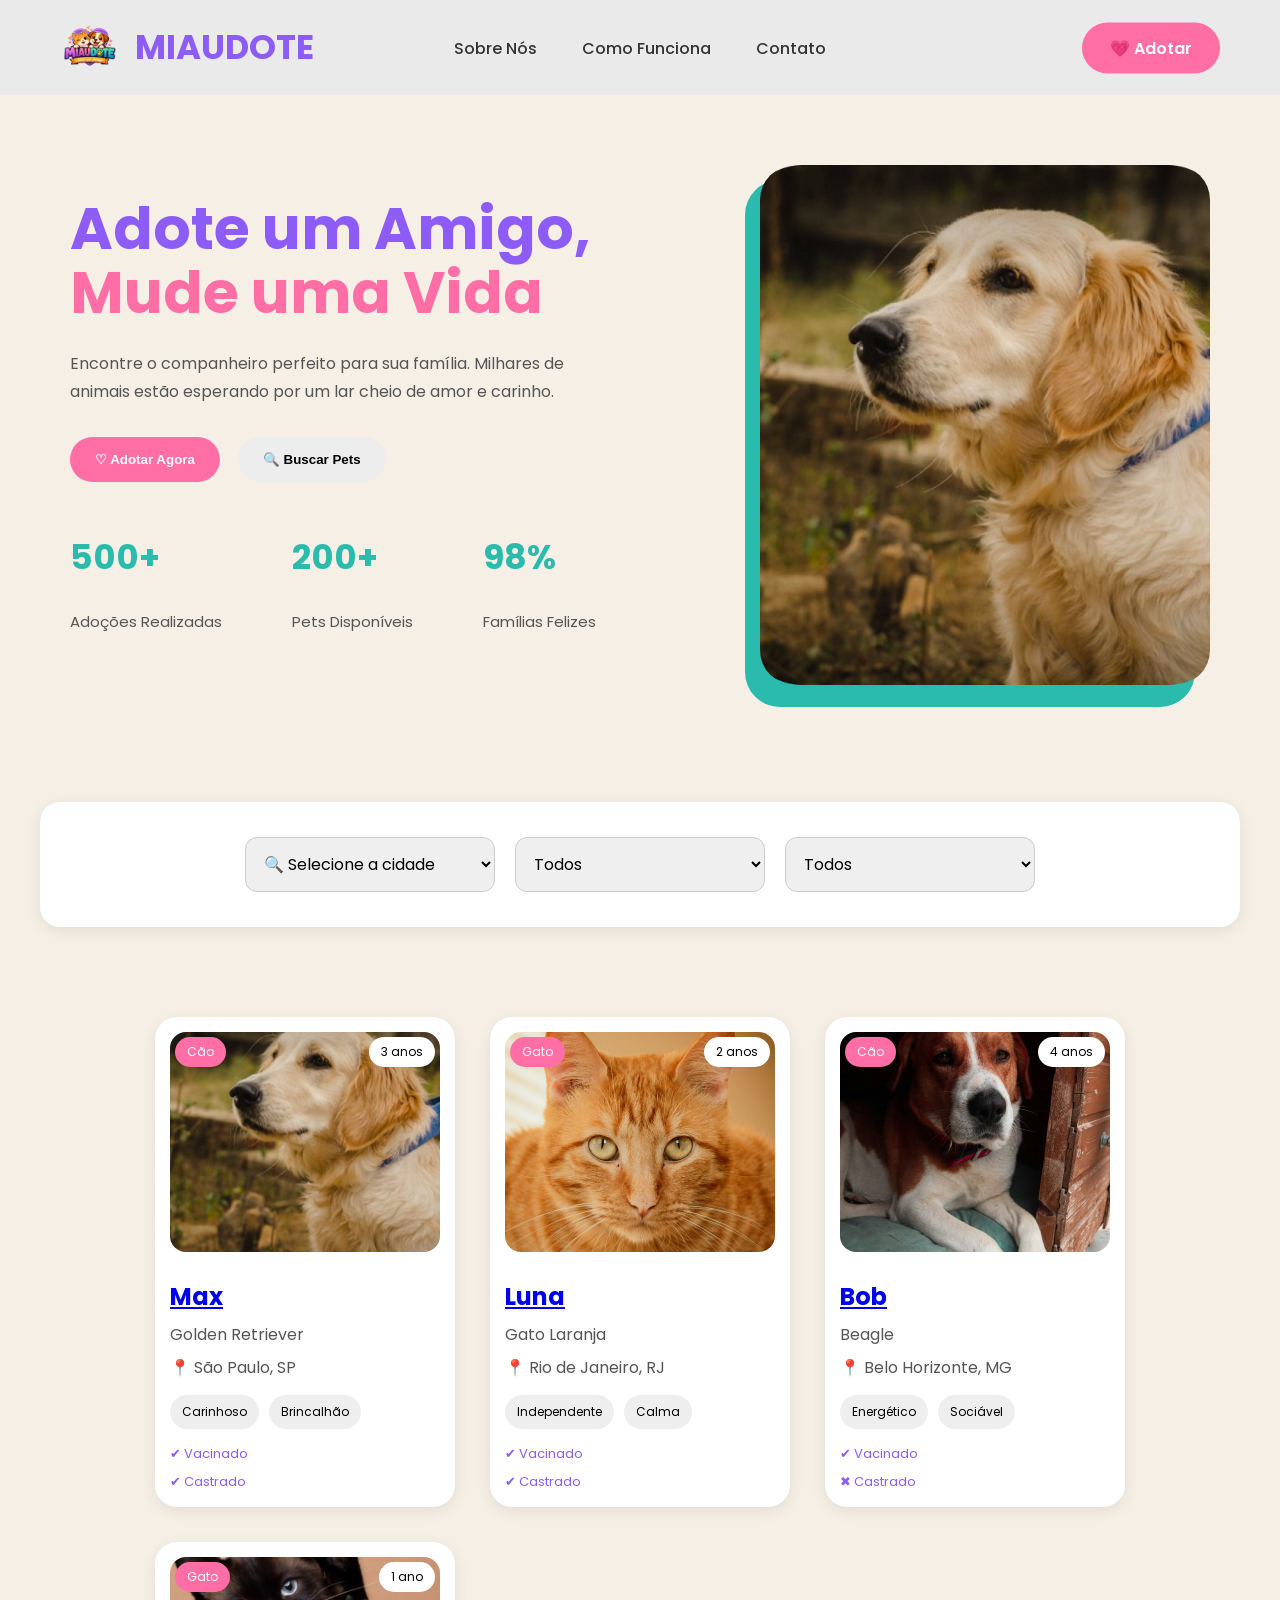
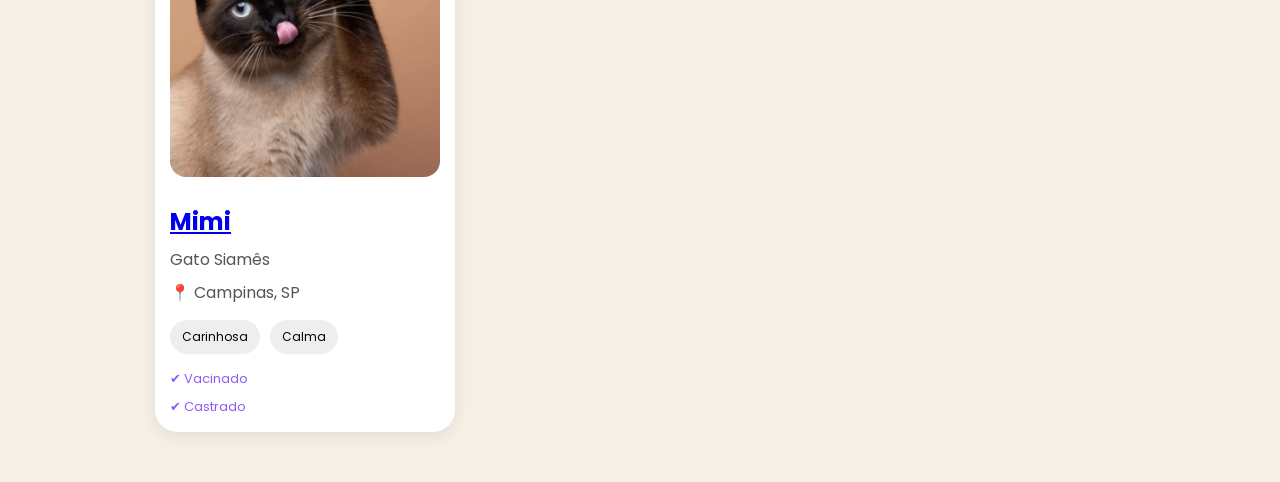
<file: index.html>
<!DOCTYPE html>
<html lang="pt-br">

<head>
    <meta charset="UTF-8">
    <title>Miaudote</title>

    <link rel="stylesheet" href="style.css">

    <link href="https://fonts.googleapis.com/css2?family=Poppins:wght@300;500;700&display=swap"
        rel="stylesheet">
</head>

<body>

    <!-- HEADER -->
    <header class="header">

        <a href="index.html" class="logo">
            <img src="imagens/logo.png" alt="Logo">
            <span>MIAUDOTE</span>
        </a>

        <nav>
            <a href="sobre.html">Sobre Nós</a>
            <a href="como-funciona.html">Como Funciona</a>
            <a href="contato.html">Contato</a>
        </nav>

        <a href="formulario-adocao.html" class="btn-topo">
            💗 Adotar
        </a>

    </header>

    <!-- HERO -->
    <section class="hero">

        <div class="texto">

            <h1>
                Adote um Amigo,<br>
                <span>Mude uma Vida</span>
            </h1>

            <p>
                Encontre o companheiro perfeito para sua família.
                Milhares de animais estão esperando por um lar cheio
                de amor e carinho.
            </p>

            <div class="botoes">

                <a href="formulario-adocao.html">
                    <button class="btn-rosa">
                        ♡ Adotar Agora
                    </button>
                </a>

                <a href="#pets">
                    <button class="btn-busca">
                        🔍 Buscar Pets
                    </button>
                </a>

            </div>

            <div class="infos">

                <div>
                    <h3>500+</h3>
                    <p>Adoções Realizadas</p>
                </div>

                <div>
                    <h3>200+</h3>
                    <p>Pets Disponíveis</p>
                </div>

                <div>
                    <h3>98%</h3>
                    <p>Famílias Felizes</p>
                </div>

            </div>

        </div>

        <div class="imagem">
            <img src="imagens/cachorro.jpg" alt="Golden Retriever">
        </div>

    </section>

    <!-- FILTROS -->
    <section class="filtros">

        <select>
            <option value="">🔍 Selecione a cidade</option>
            <option>São Paulo - SP</option>
            <option>Campinas - SP</option>
            <option>Rio de Janeiro - RJ</option>
            <option>Belo Horizonte - MG</option>
        </select>

        <select>
            <option>Todos</option>
            <option>Cão</option>
            <option>Gato</option>
        </select>

        <select>
            <option>Todos</option>
            <option>Pequeno</option>
            <option>Médio</option>
            <option>Grande</option>
        </select>

    </section>

    <!-- PETS -->
    <section id="pets" class="pets-lista">

        <!-- MAX -->
        <div class="pet-card">

            <img src="imagens/cachorro.jpg" alt="Max">

            <span class="tag">Cão</span>

            <div class="idade">3 anos</div>

            <h3>
                <a href="detalhesmax.html">Max</a>
            </h3>

            <p>Golden Retriever</p>
            <p>📍 São Paulo, SP</p>

            <div class="tags">
                <span>Carinhoso</span>
                <span>Brincalhão</span>
            </div>

            <div class="status">
                <span>✔ Vacinado</span>
                <span>✔ Castrado</span>
            </div>

        </div>

        <!-- LUNA -->
        <div class="pet-card">

            <img src="imagens/luna.jpg" alt="Luna">

            <span class="tag">Gato</span>

            <div class="idade">2 anos</div>

            <h3>
                <a href="detalhe-luna.html">Luna</a>
            </h3>

            <p>Gato Laranja</p>
            <p>📍 Rio de Janeiro, RJ</p>

            <div class="tags">
                <span>Independente</span>
                <span>Calma</span>
            </div>

            <div class="status">
                <span>✔ Vacinado</span>
                <span>✔ Castrado</span>
            </div>

        </div>

        <!-- BOB -->
        <div class="pet-card">

            <img src="imagens/bob.jpg" alt="Bob">

            <span class="tag">Cão</span>

            <div class="idade">4 anos</div>

            <h3>
                <a href="detalhesbob.html">Bob</a>
            </h3>

            <p>Beagle</p>
            <p>📍 Belo Horizonte, MG</p>

            <div class="tags">
                <span>Energético</span>
                <span>Sociável</span>
            </div>

            <div class="status">
                <span>✔ Vacinado</span>
                <span>✖ Castrado</span>
            </div>

        </div>

        <!-- MIMI -->
        <div class="pet-card">

            <img src="imagens/mimi.jpg" alt="Mimi">

            <span class="tag">Gato</span>

            <div class="idade">1 ano</div>

            <h3>
                <a href="detalhesmimi.html">Mimi</a>
            </h3>

            <p>Gato Siamês</p>
            <p>📍 Campinas, SP</p>

            <div class="tags">
                <span>Carinhosa</span>
                <span>Calma</span>
            </div>

            <div class="status">
                <span>✔ Vacinado</span>
                <span>✔ Castrado</span>
            </div>

        </div>

    </section>

</body>

</html>
</file>
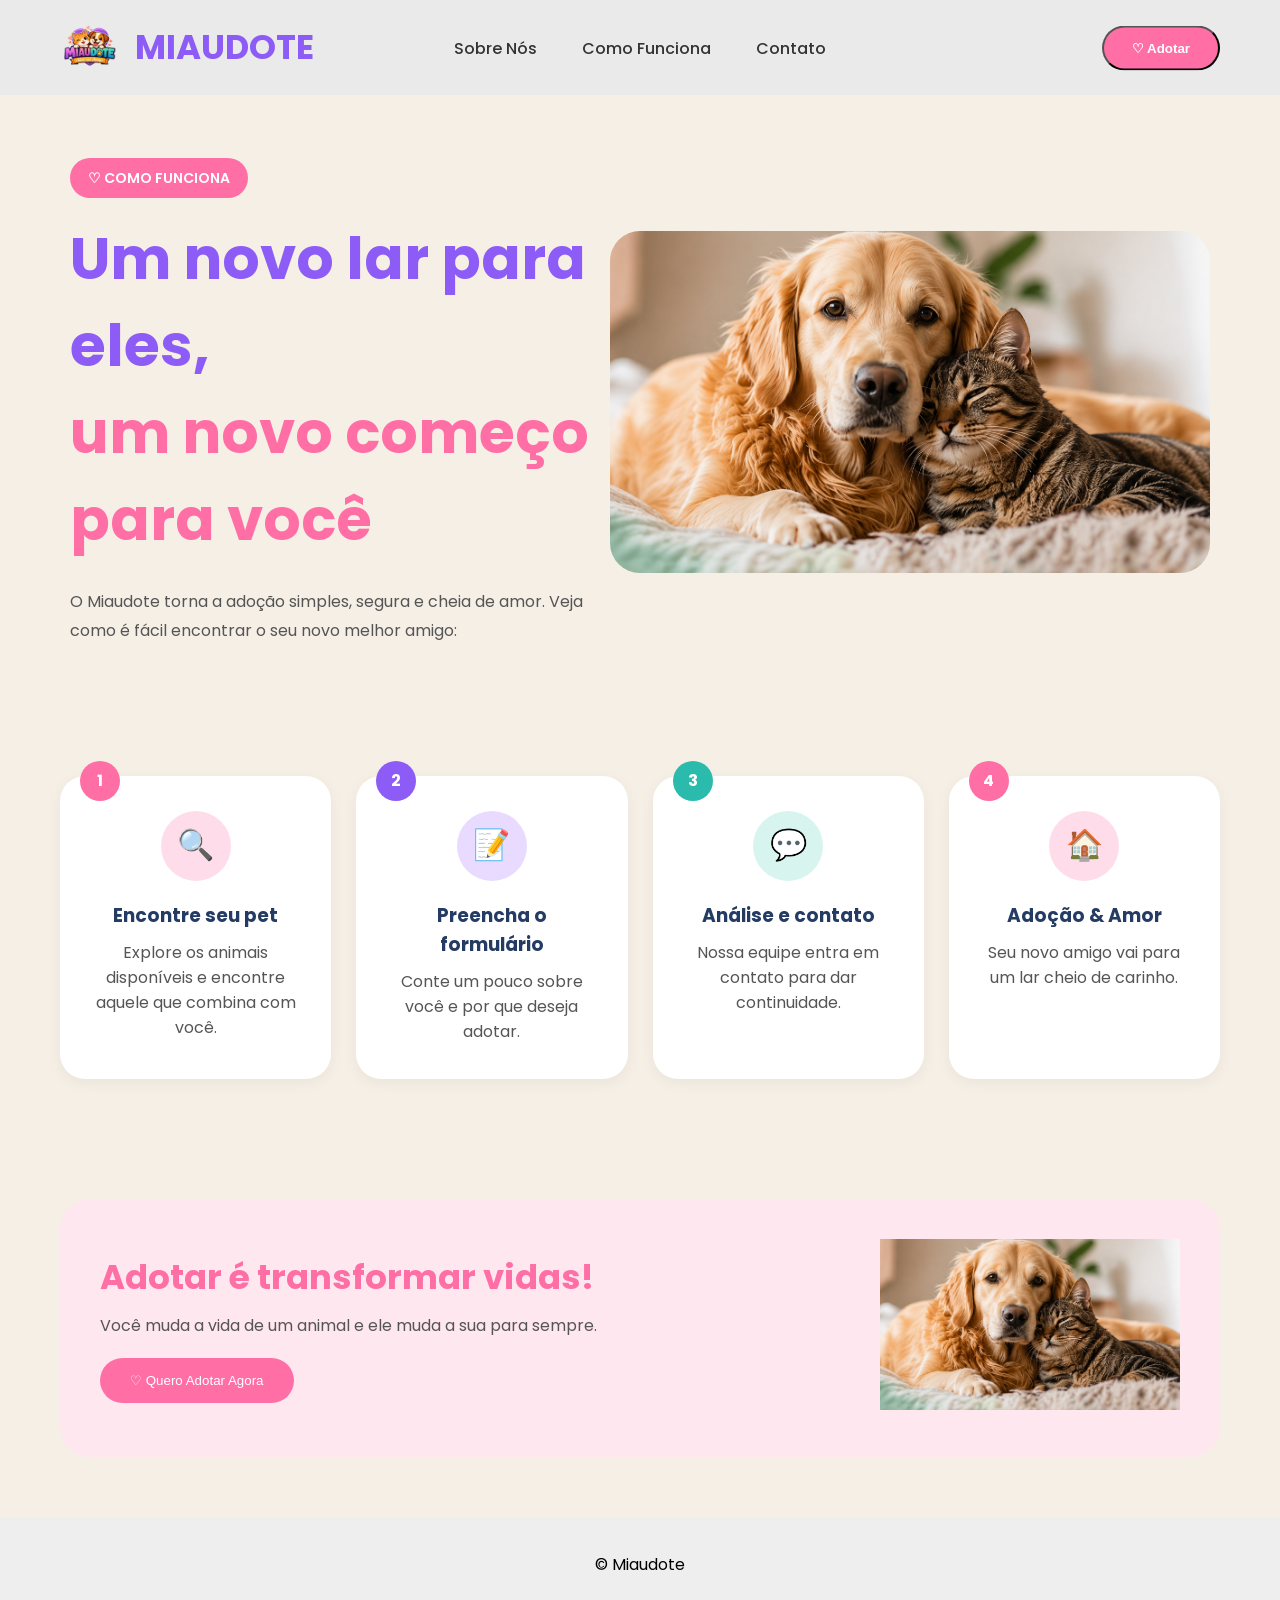
<file: como-funciona.html>
<!DOCTYPE html>
<html lang="pt-br">
<head>
<meta charset="UTF-8">
<meta name="viewport" content="width=device-width, initial-scale=1.0">

<title>Como Funciona | Miaudote</title>

<link rel="stylesheet" href="style.css">

<link href="https://fonts.googleapis.com/css2?family=Poppins:wght@300;500;700&display=swap" rel="stylesheet">
</head>

<body>

<header class="header">

<a href="index.html" class="logo">
<img src="imagens/logo.png">
<span>MIAUDOTE</span>
</a>

<nav>
<a href="sobre.html">Sobre Nós</a>
<a href="como-funciona.html">Como Funciona</a>
<a href="contato.html">Contato</a>
</nav>

<a href="formulario-adocao.html">
<button class="btn-topo">♡ Adotar</button>
</a>

</header>



<section class="como-hero">

<div class="como-texto">

<span class="badge">♡ COMO FUNCIONA</span>

<h1>
Um novo lar para eles,<br>
<span>um novo começo para você</span>
</h1>

<p>
O Miaudote torna a adoção simples, segura e cheia de amor.
Veja como é fácil encontrar o seu novo melhor amigo:
</p>

</div>


<div class="como-img">
<img src="imagens/comofunciona.png">
</div>

</section>



<section class="passos">

<div class="passo">
<div class="numero rosa">1</div>
<div class="icone rosa">🔍</div>

<h3>Encontre seu pet</h3>
<p>
Explore os animais disponíveis e encontre aquele que combina com você.
</p>
</div>


<div class="passo">
<div class="numero roxo">2</div>
<div class="icone roxo">📝</div>

<h3>Preencha o formulário</h3>
<p>
Conte um pouco sobre você e por que deseja adotar.
</p>
</div>


<div class="passo">
<div class="numero verde">3</div>
<div class="icone verde">💬</div>

<h3>Análise e contato</h3>
<p>
Nossa equipe entra em contato para dar continuidade.
</p>
</div>


<div class="passo">
<div class="numero rosa">4</div>
<div class="icone rosa">🏠</div>

<h3>Adoção & Amor</h3>
<p>
Seu novo amigo vai para um lar cheio de carinho.
</p>
</div>

</section>



<section class="cta-final">

<div class="cta-texto">

<h2>Adotar é transformar vidas!</h2>

<p>
Você muda a vida de um animal e ele muda a sua para sempre.
</p>

<a href="formulario-adocao.html">
<button>♡ Quero Adotar Agora</button>
</a>

</div>

<div class="cta-img">
<img src="imagens/comofunciona.png">
</div>

</section>


<footer>
© Miaudote
</footer>

</body>
</html>
</file>
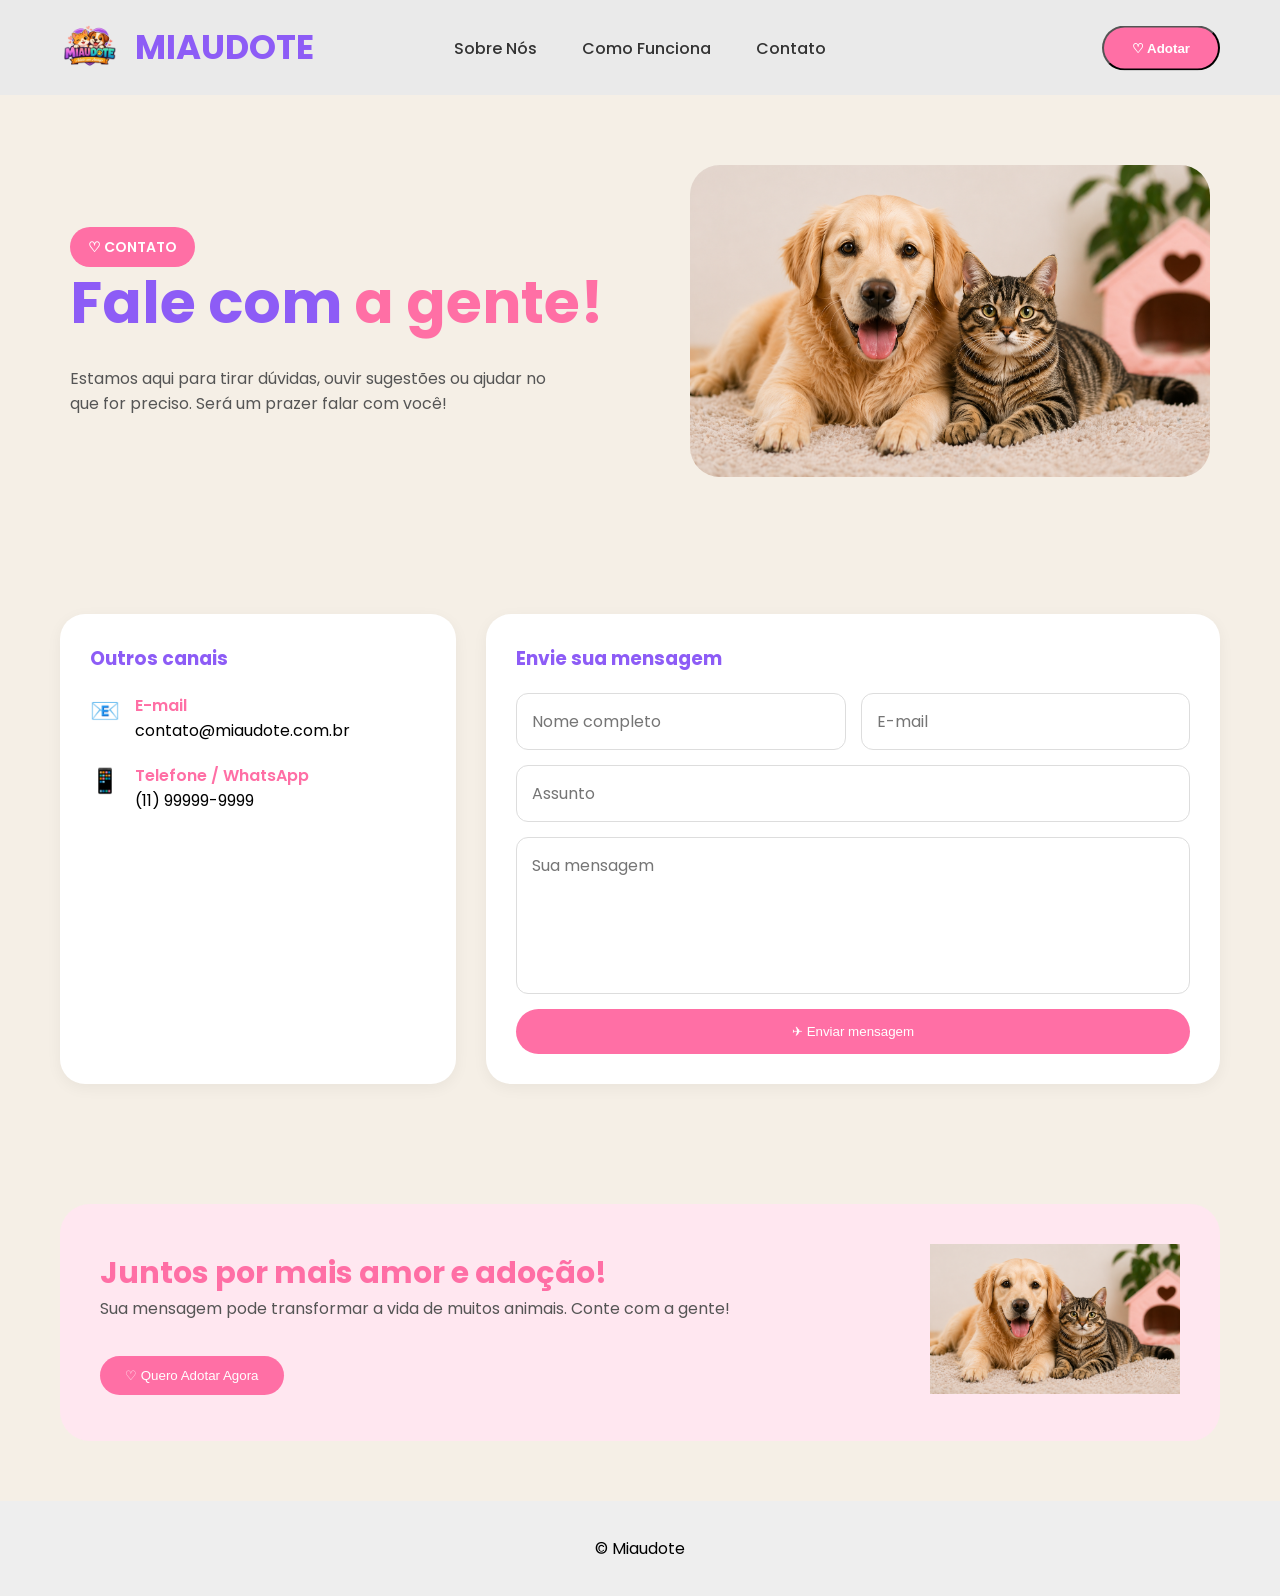
<file: contato.html>
<!DOCTYPE html>
<html lang="pt-br">
<head>
<meta charset="UTF-8">
<meta name="viewport" content="width=device-width, initial-scale=1.0">

<title>Contato | Miaudote</title>

<link rel="stylesheet" href="style.css">

<link href="https://fonts.googleapis.com/css2?family=Poppins:wght@300;500;700&display=swap" rel="stylesheet">
</head>

<body>

<header class="header">

<a href="index.html" class="logo">
<img src="imagens/logo.png">
<span>MIAUDOTE</span>
</a>

<nav>
<a href="sobre.html">Sobre Nós</a>
<a href="como-funciona.html">Como Funciona</a>
<a href="contato.html">Contato</a>
</nav>

<a href="formulario-adocao.html">
<button class="btn-topo">♡ Adotar</button>
</a>

</header>


<!-- HERO -->
<section class="contato-hero">

<div class="contato-texto">

<span class="badge">♡ CONTATO</span>

<h1>
Fale com <span>a gente!</span>
</h1>

<p>
Estamos aqui para tirar dúvidas, ouvir sugestões ou ajudar no que for preciso.
Será um prazer falar com você!
</p>

</div>

<div class="contato-img">
<img src="imagens/contato.png">
</div>

</section>



<!-- CONTEÚDO -->
<section class="contato-box">

<!-- LADO ESQUERDO -->
<div class="info-contato">

<h3>Outros canais</h3>

<div class="item">
<span>📧</span>
<div>
<p class="titulo">E-mail</p>
<p>contato@miaudote.com.br</p>
</div>
</div>

<div class="item">
<span>📱</span>
<div>
<p class="titulo">Telefone / WhatsApp</p>
<p>(11) 99999-9999</p>
</div>
</div>

<div class="item">
<div>
</div>
</div>

</div>



<!-- FORM -->
<div class="form-contato">

<h3>Envie sua mensagem</h3>

<form id="contatoForm">

<div class="linha">
<input type="text" placeholder="Nome completo" required>
<input type="email" placeholder="E-mail" required>
</div>

<input type="text" placeholder="Assunto">

<textarea placeholder="Sua mensagem" rows="5"></textarea>

<button type="submit">✈ Enviar mensagem</button>

</form>

</div>

</section>



<!-- CTA FINAL -->
<section class="cta-contato">

<div class="cta-texto">

<h3>Juntos por mais amor e adoção!</h3>

<p>
Sua mensagem pode transformar a vida de muitos animais.
Conte com a gente!
</p>

<a href="formulario-adocao.html">
<button>♡ Quero Adotar Agora</button>
</a>

</div>

<div class="cta-img">
<img src="imagens/contato.png">
</div>

</section>


<footer>
© Miaudote
</footer>


<script src="script.js"></script>

</body>
</html>
</file>
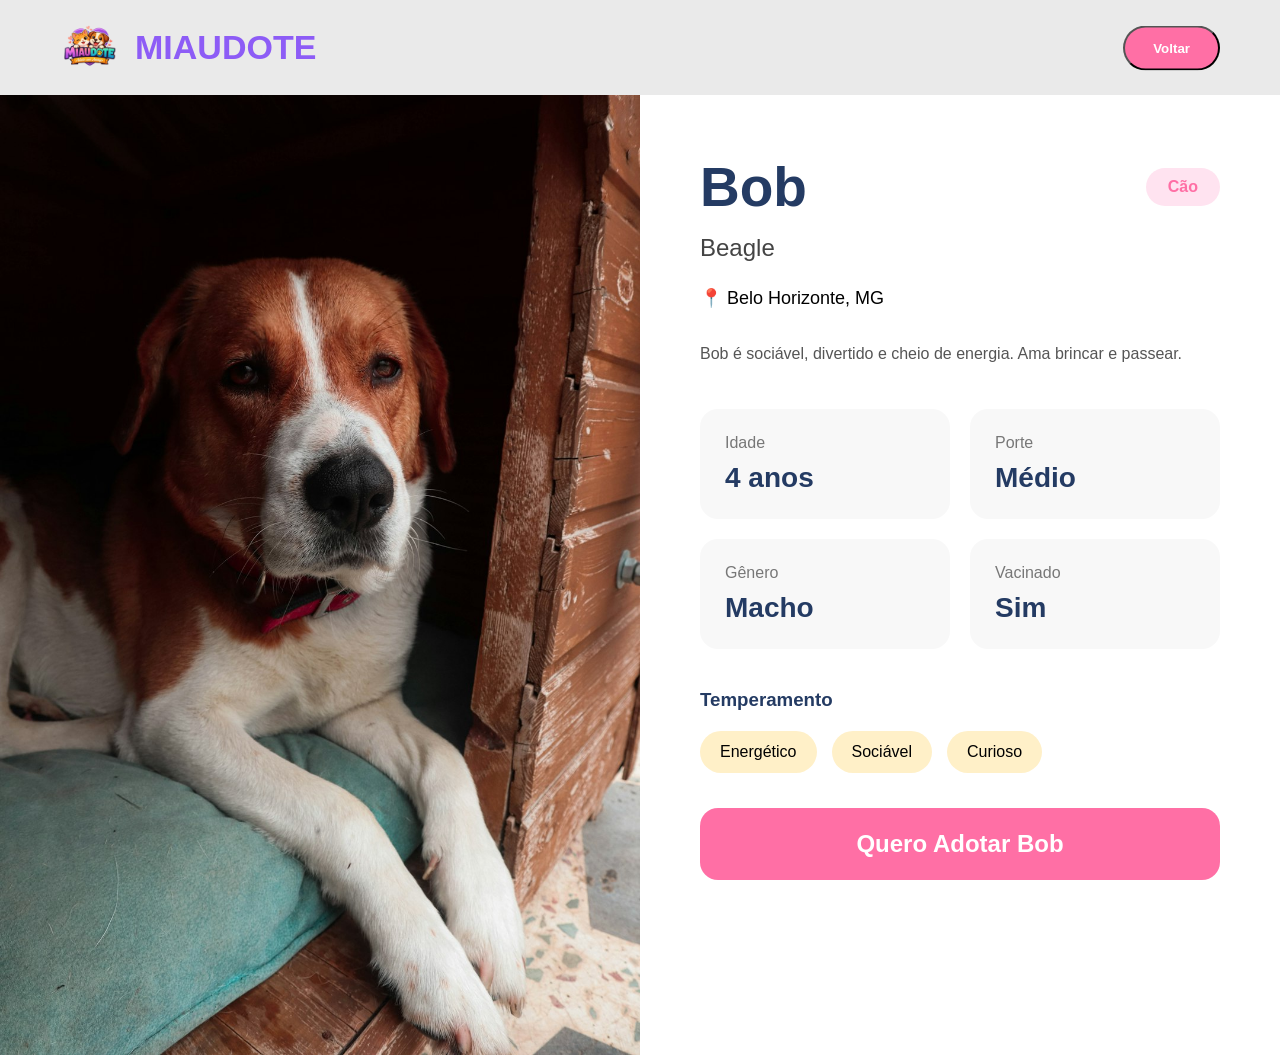
<file: detalhesbob.html>
<!DOCTYPE html>
<html lang="pt-br">
<head>
<meta charset="UTF-8">
<title>Bob | Miaudote</title>
<link rel="stylesheet" href="style.css">
</head>
<body class="pet-page">

<header class="header">
<div class="logo">
<img src="imagens/logo.png">
<span>MIAUDOTE</span>
</div>
<a href="index.html">
<button class="btn-topo">Voltar</button>
</a>
</header>

<section class="detalhe-pet">

<div class="pet-foto">
<img src="imagens/bob.jpg">
</div>

<div class="pet-info">

<div class="top-info">
<h1>Bob</h1>
<span class="tipo">Cão</span>
</div>

<h2>Beagle</h2>

<p class="cidade">
📍 Belo Horizonte, MG
</p>

<p class="descricao">
Bob é sociável, divertido e cheio de energia.
Ama brincar e passear.
</p>

<div class="atributos">
<div class="box"><p>Idade</p><h3>4 anos</h3></div>
<div class="box"><p>Porte</p><h3>Médio</h3></div>
<div class="box"><p>Gênero</p><h3>Macho</h3></div>
<div class="box"><p>Vacinado</p><h3>Sim</h3></div>
</div>

<h3 class="temperamento-titulo">
Temperamento
</h3>

<div class="temperamento">
<span>Energético</span>
<span>Sociável</span>
<span>Curioso</span>
</div>

<a href="formulario-adocao.html">
<button class="adotar-btn">
Quero Adotar Bob
</button>
</a>

</div>
</section>

</body>
</html>
</file>
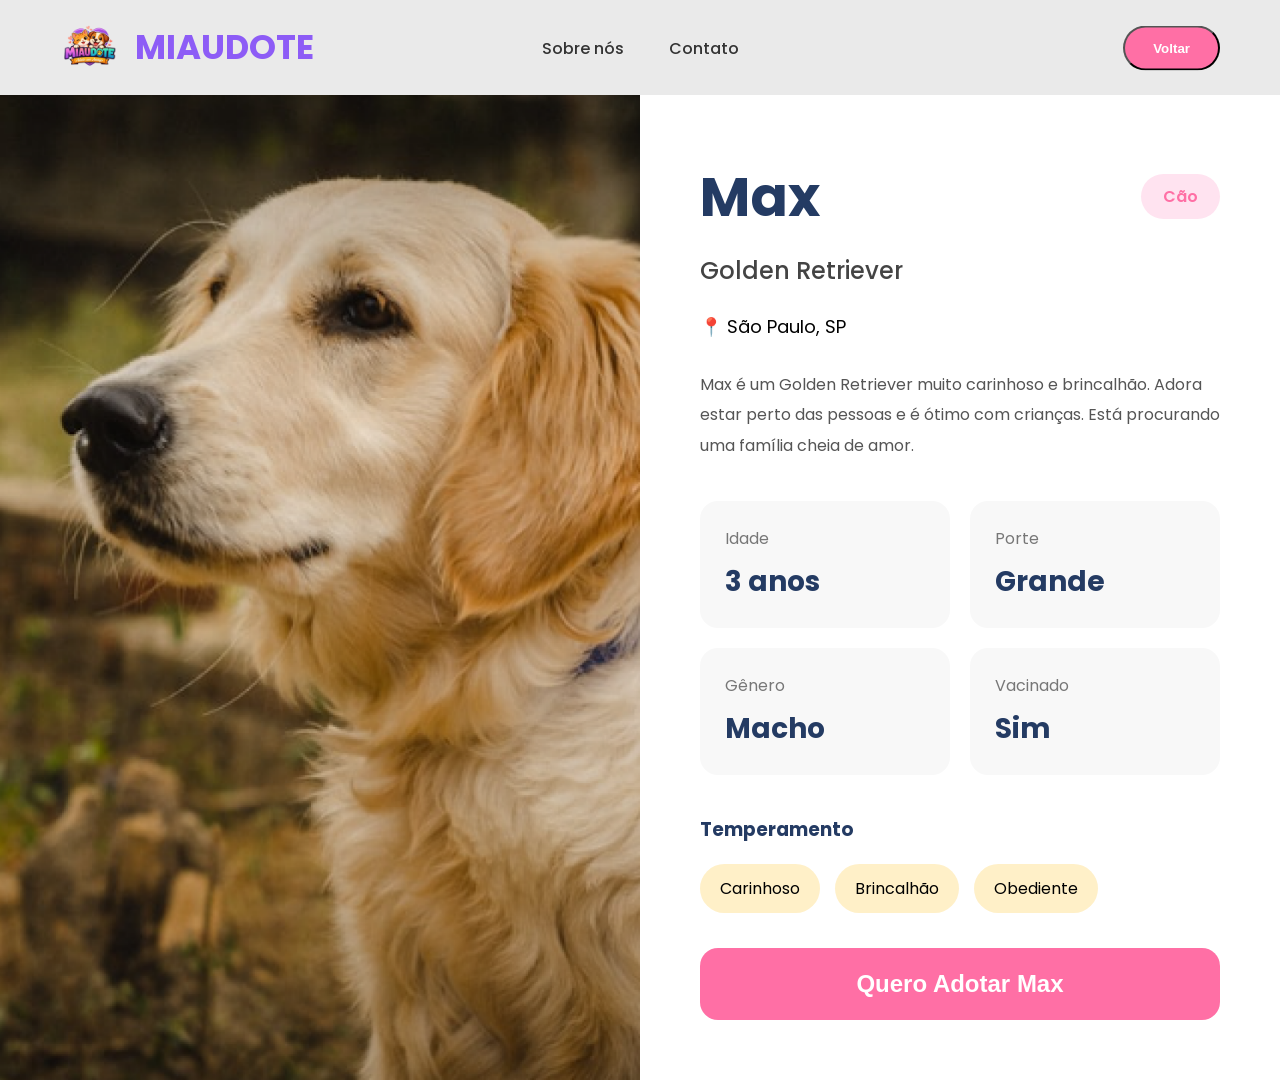
<file: detalhesmax.html>
<!DOCTYPE html>
<html lang="pt-br">
<head>
<meta charset="UTF-8">
<title>Max | Miaudote</title>
<link rel="stylesheet" href="style.css">
<link href="https://fonts.googleapis.com/css2?family=Poppins:wght@300;500;700&display=swap" rel="stylesheet">
</head>

<body class="pet-page">

<header class="header">

<div class="logo">
<img src="imagens/logo.png">
<span>MIAUDOTE</span>
</div>

<nav>

<a href="#">Sobre nós</a>
<a href="#">Contato</a>
</nav>

<a href="index.html">
<button class="btn-topo">Voltar</button>
</a>

</header>


<section class="detalhe-pet">

<div class="pet-foto">
<img src="imagens/cachorro.jpg">
</div>


<div class="pet-info">

<div class="top-info">
<h1>Max</h1>
<span class="tipo">Cão</span>
</div>

<h2>Golden Retriever</h2>

<p class="cidade">
📍 São Paulo, SP
</p>

<p class="descricao">
Max é um Golden Retriever muito carinhoso e brincalhão.
Adora estar perto das pessoas e é ótimo com crianças.
Está procurando uma família cheia de amor.
</p>


<div class="atributos">

<div class="box">
<p>Idade</p>
<h3>3 anos</h3>
</div>

<div class="box">
<p>Porte</p>
<h3>Grande</h3>
</div>

<div class="box">
<p>Gênero</p>
<h3>Macho</h3>
</div>

<div class="box">
<p>Vacinado</p>
<h3>Sim</h3>
</div>

</div>


<h3 class="temperamento-titulo">
Temperamento
</h3>

<div class="temperamento">
<span>Carinhoso</span>
<span>Brincalhão</span>
<span>Obediente</span>
</div>


<a href="formulario-adocao.html">
<button class="adotar-btn">
Quero Adotar Max
</button>
</a>

</div>

</section>

</body>
</html>
</file>
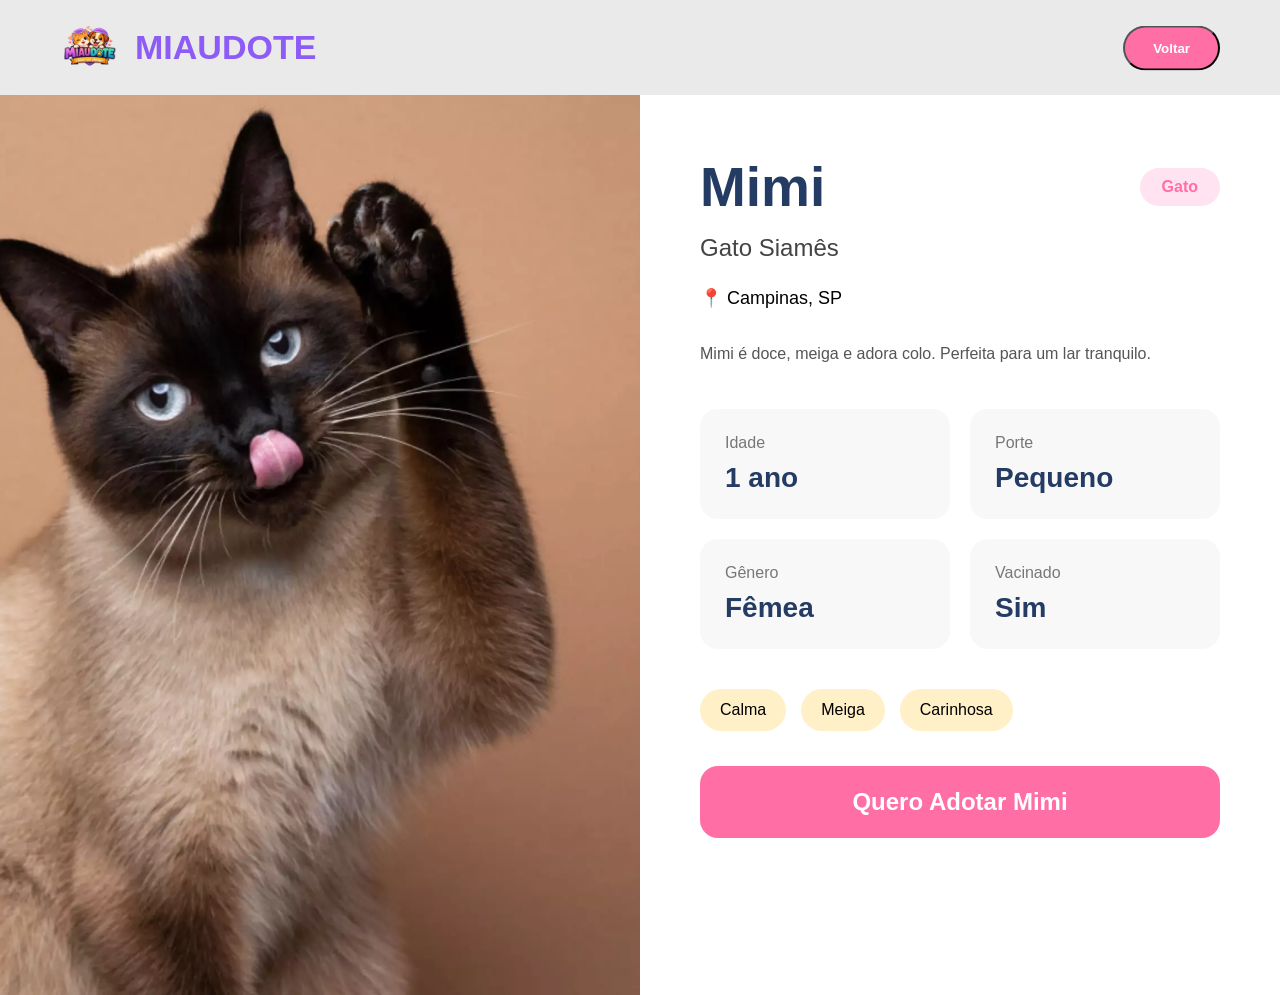
<file: detalhesmimi.html>
<!DOCTYPE html>
<html lang="pt-br">
<head>
<meta charset="UTF-8">
<title>Mimi | Miaudote</title>
<link rel="stylesheet" href="style.css">
</head>
<body class="pet-page">

<header class="header">
<div class="logo">
<img src="imagens/logo.png">
<span>MIAUDOTE</span>
</div>
<a href="index.html">
<button class="btn-topo">Voltar</button>
</a>
</header>

<section class="detalhe-pet">

<div class="pet-foto">
<img src="imagens/mimi.jpg">
</div>

<div class="pet-info">

<div class="top-info">
<h1>Mimi</h1>
<span class="tipo">Gato</span>
</div>

<h2>Gato Siamês</h2>

<p class="cidade">
📍 Campinas, SP
</p>

<p class="descricao">
Mimi é doce, meiga e adora colo.
Perfeita para um lar tranquilo.
</p>

<div class="atributos">
<div class="box"><p>Idade</p><h3>1 ano</h3></div>
<div class="box"><p>Porte</p><h3>Pequeno</h3></div>
<div class="box"><p>Gênero</p><h3>Fêmea</h3></div>
<div class="box"><p>Vacinado</p><h3>Sim</h3></div>
</div>

<div class="temperamento">
<span>Calma</span>
<span>Meiga</span>
<span>Carinhosa</span>
</div>

<a href="formulario-adocao.html">
<button class="adotar-btn">
Quero Adotar Mimi
</button>
</a>

</div>
</section>

</body>
</html>
</file>
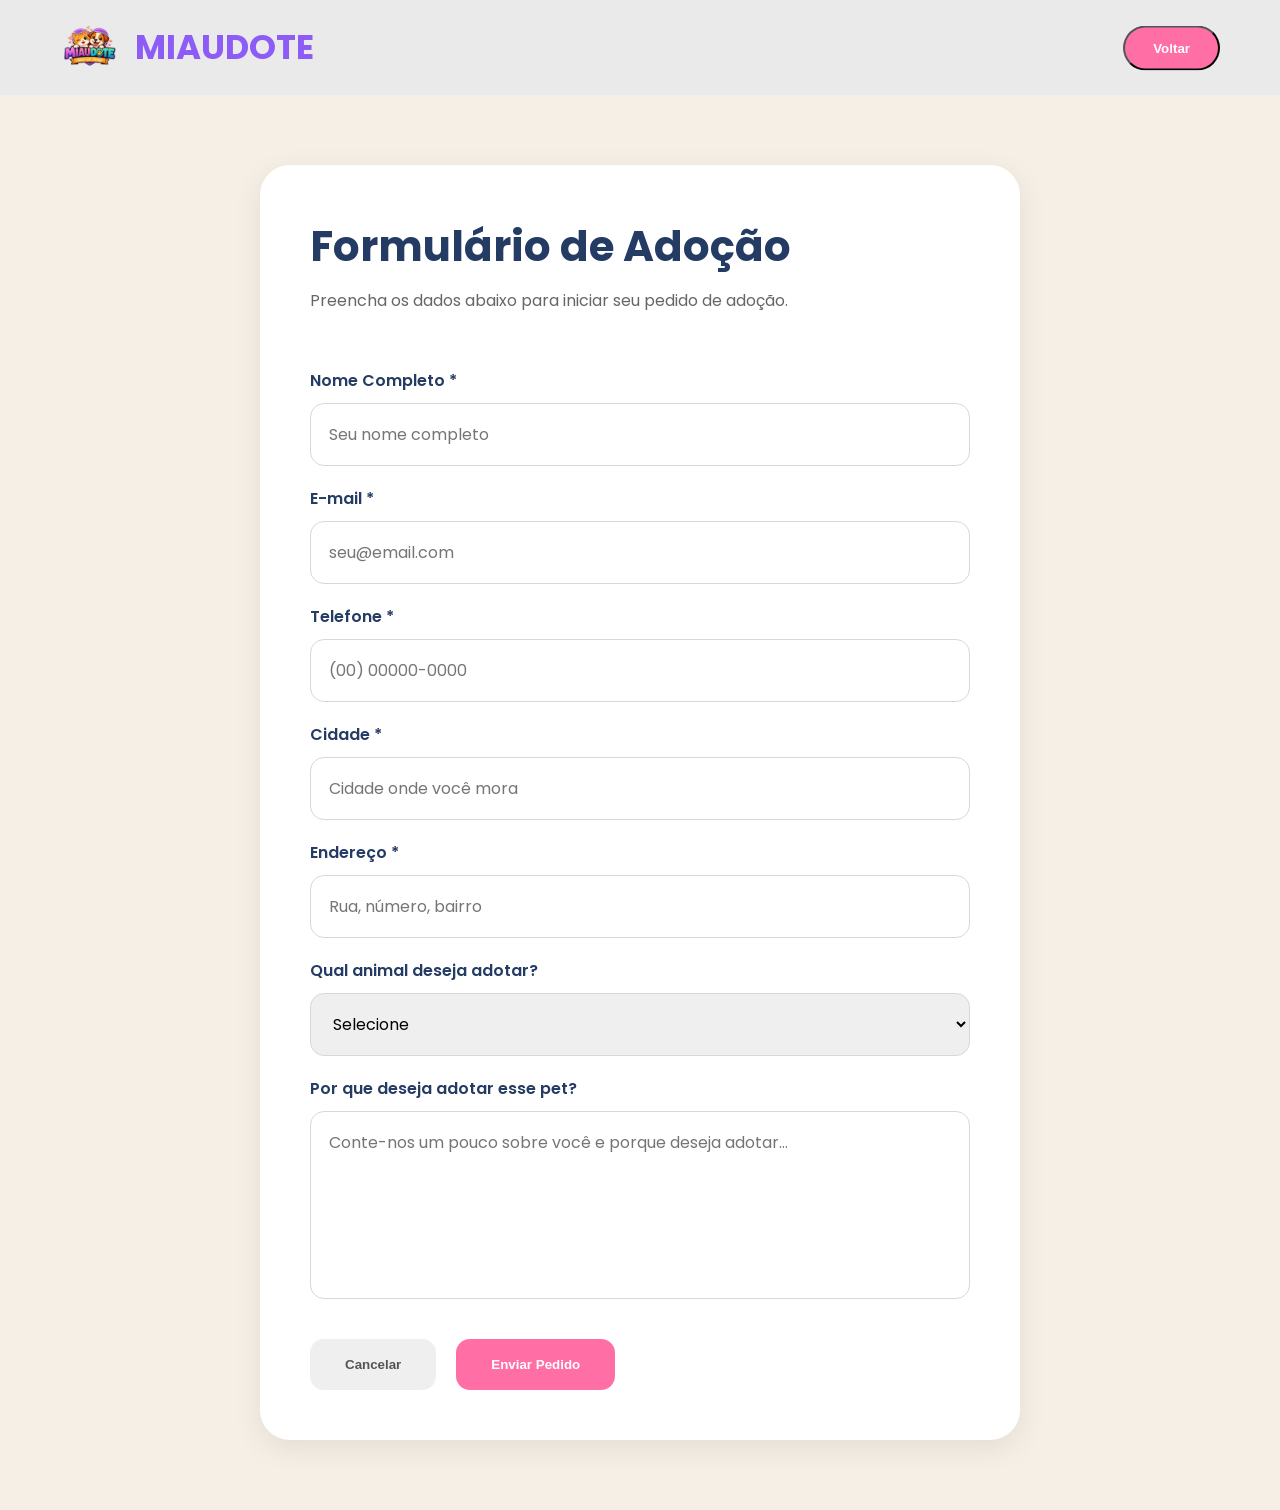
<file: formulario-adocao.html>
<!DOCTYPE html>
<html lang="pt-br">
<head>
<meta charset="UTF-8">
<meta name="viewport" content="width=device-width,initial-scale=1">
<title>Formulário de Adoção | Miaudote</title>

<link rel="stylesheet" href="style.css">
<link href="https://fonts.googleapis.com/css2?family=Poppins:wght@300;500;700&display=swap" rel="stylesheet">
</head>

<body class="pet-page">

<header class="header">

<div class="logo">
<img src="imagens/logo.png">
<span>MIAUDOTE</span>
</div>

<a href="index.html">
<button class="btn-topo">Voltar</button>
</a>

</header>


<section class="formulario-area">

<div class="form-box">

<h1>Formulário de Adoção</h1>
<p>
Preencha os dados abaixo para iniciar seu pedido de adoção.
</p>


<form id="adocaoForm">

<label>Nome Completo *</label>
<input type="text" required placeholder="Seu nome completo">


<label>E-mail *</label>
<input type="email" required placeholder="seu@email.com">


<label>Telefone *</label>
<input type="tel" required placeholder="(00) 00000-0000">


<label>Cidade *</label>
<input type="text" required placeholder="Cidade onde você mora">


<label>Endereço *</label>
<input type="text" required placeholder="Rua, número, bairro">


<label>Qual animal deseja adotar?</label>

<select required>
<option>Selecione</option>
<option>Max</option>
<option>Luna</option>
<option>Bob</option>
<option>Mimi</option>
<option>Thor</option>
<option>Mel</option>
</select>


<label>Por que deseja adotar esse pet?</label>

<textarea
rows="6"
placeholder="Conte-nos um pouco sobre você e porque deseja adotar..."
></textarea>



<div class="botoes-form">

<a href="index.html">
<button type="button" class="cancelar">
Cancelar
</button>
</a>

<button type="submit" class="enviar">
Enviar Pedido
</button>

</div>

</form>

</div>

</section>


<script src="script.js"></script>

</body>
</html>
</file>
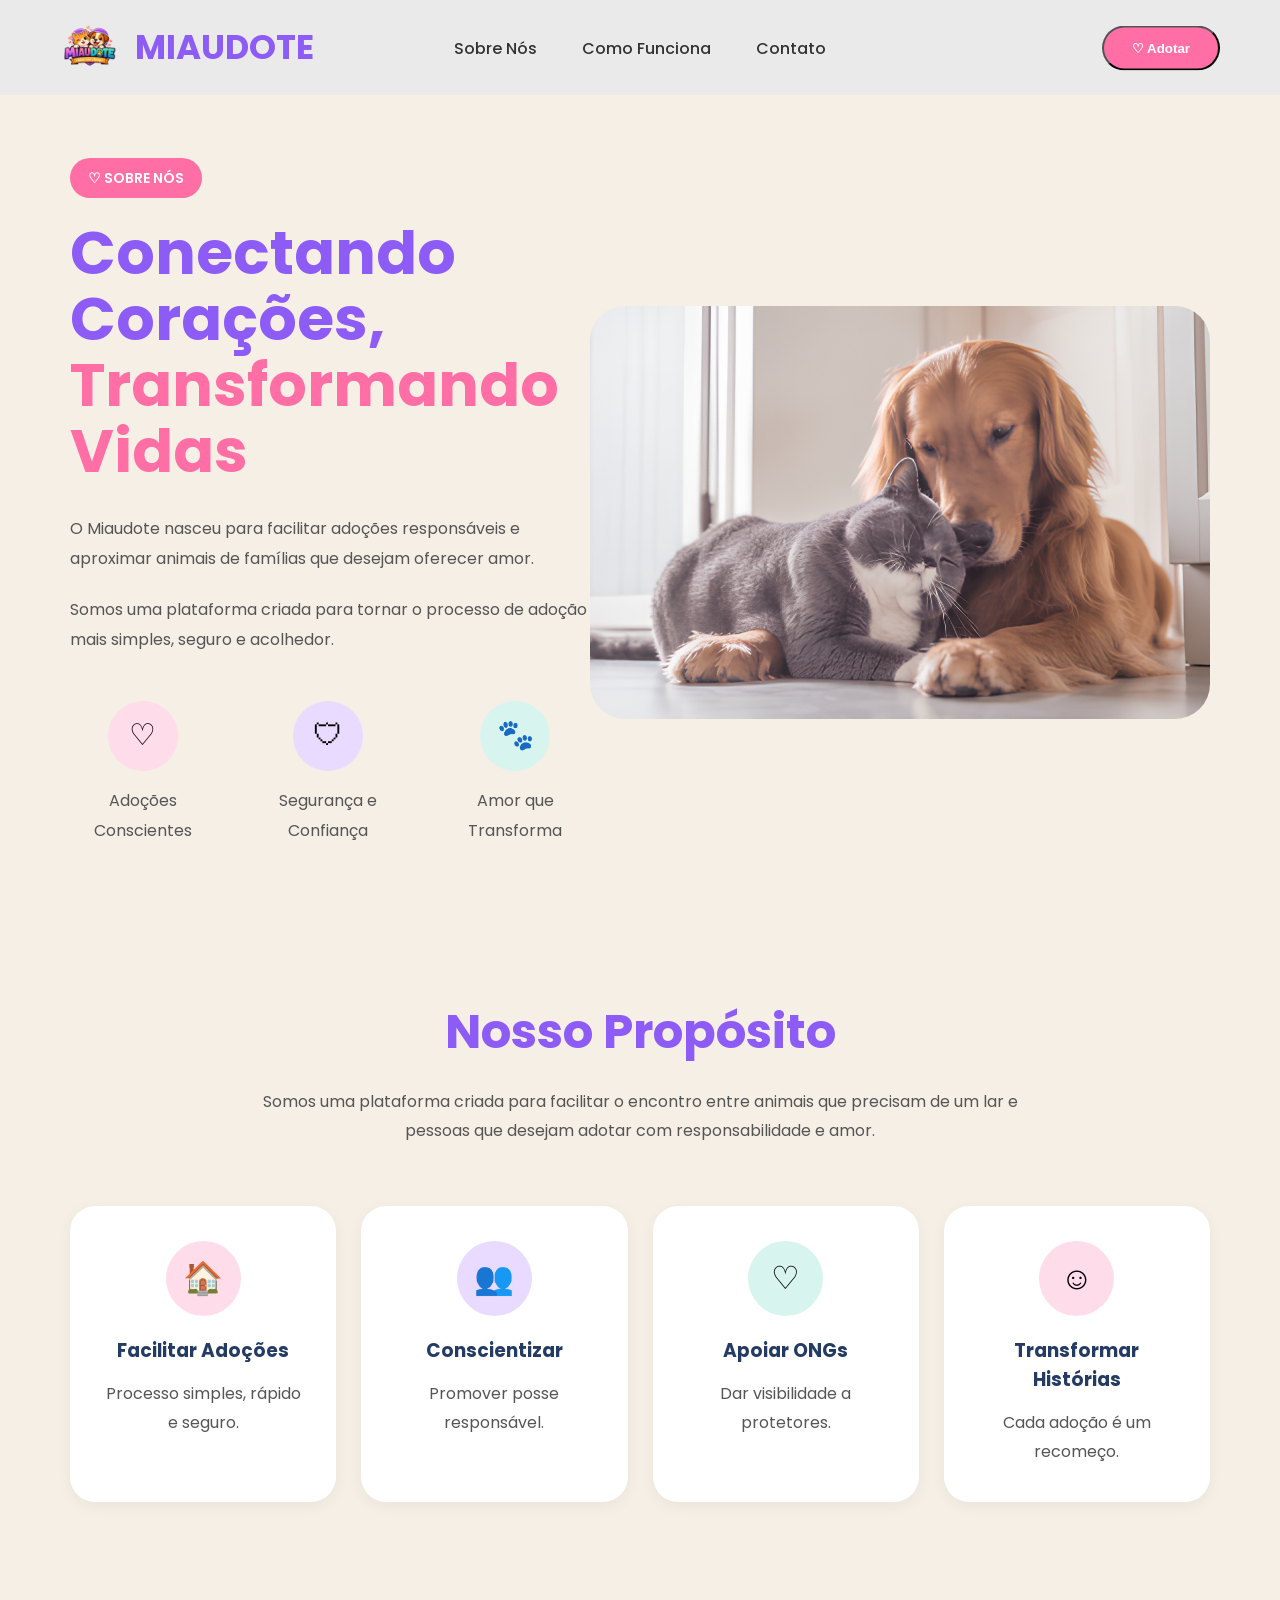
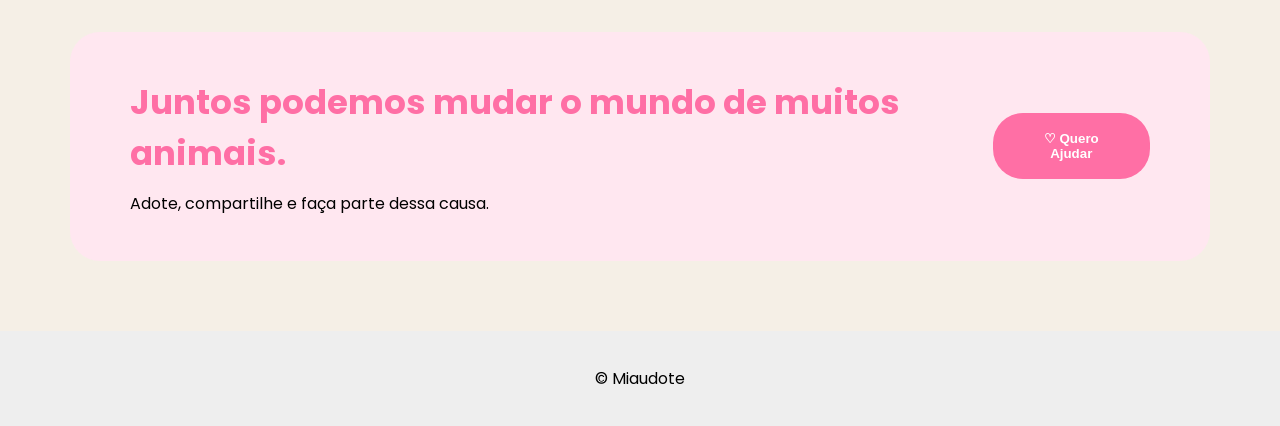
<file: sobre.html>
<!DOCTYPE html>
<html lang="pt-br">
<head>
<meta charset="UTF-8">
<meta name="viewport" content="width=device-width, initial-scale=1.0">
<title>Sobre Nós | Miaudote</title>

<link rel="stylesheet" href="style.css">

<link href="https://fonts.googleapis.com/css2?family=Poppins:wght@300;500;700&display=swap" rel="stylesheet">
</head>

<body>

<header class="header">

<a href="index.html" class="logo">
<img src="imagens/logo.png">
<span>MIAUDOTE</span>
</a>

<nav>
<a href="sobre.html">Sobre Nós</a>
<a href="como-funciona.html">Como Funciona</a>
<a href="contato.html">Contato</a>
</nav>

<a href="formulario-adocao.html">
<button class="btn-topo">
♡ Adotar
</button>
</a>

</header>



<section class="sobre-hero">

<div class="sobre-texto">

<span class="badge">
♡ SOBRE NÓS
</span>

<h1>
Conectando Corações,<br>
<span>Transformando Vidas</span>
</h1>

<p>
O Miaudote nasceu para facilitar adoções responsáveis
e aproximar animais de famílias que desejam oferecer amor.
</p>

<p>
Somos uma plataforma criada para tornar o processo de adoção
mais simples, seguro e acolhedor.
</p>


<div class="valores">

<div class="valor">
<div class="icone rosa">♡</div>
<p>Adoções Conscientes</p>
</div>

<div class="valor">
<div class="icone roxo">🛡</div>
<p>Segurança e Confiança</p>
</div>

<div class="valor">
<div class="icone verde">🐾</div>
<p>Amor que Transforma</p>
</div>

</div>

</div>



<div class="sobre-img">
<img src="imagens/dogcat.jpg">
</div>

</section>



<section class="proposito">

<h2>Nosso Propósito</h2>

<p>
Somos uma plataforma criada para facilitar o encontro
entre animais que precisam de um lar e pessoas que desejam
adotar com responsabilidade e amor.
</p>


<div class="cards-proposito">

<div class="card-prop">
<div class="icone-card rosa">🏠</div>
<h3>Facilitar Adoções</h3>
<p>
Processo simples, rápido e seguro.
</p>
</div>


<div class="card-prop">
<div class="icone-card roxo">👥</div>
<h3>Conscientizar</h3>
<p>
Promover posse responsável.
</p>
</div>


<div class="card-prop">
<div class="icone-card verde">♡</div>
<h3>Apoiar ONGs</h3>
<p>
Dar visibilidade a protetores.
</p>
</div>


<div class="card-prop">
<div class="icone-card rosa">☺</div>
<h3>Transformar Histórias</h3>
<p>
Cada adoção é um recomeço.
</p>
</div>

</div>

</section>



<section class="cta-sobre">

<div>
<h3>
Juntos podemos mudar o mundo de muitos animais.
</h3>

<p>
Adote, compartilhe e faça parte dessa causa.
</p>
</div>


<a href="formulario-adocao.html">
<button>
♡ Quero Ajudar
</button>
</a>

</section>


<footer>
© Miaudote
</footer>

</body>
</html>
</file>
<file: style.css>
/* RESET */
*{
margin:0;
padding:0;
box-sizing:border-box;
}

html{
scroll-behavior:smooth;
}

body{
font-family:'Poppins',sans-serif;
background:#f5efe6;
}


/* ---------------- HEADER ---------------- */

/* ---------------- HEADER ---------------- */

/* ---------------- HEADER ---------------- */
/* ---------------- HEADER ---------------- */

.header{
    position: relative;
    display: flex;
    align-items: center;
    padding: 18px 60px;
    background: #eaeaea;
    height: 95px;
}

/* Logo */

.logo{
    display:flex;
    align-items:center;
    gap:15px;
    text-decoration:none;
    color:#8d5cf6;
    font-size:34px;
    font-weight:700;
}

.logo img{
    width:60px;
}

/* MENU CENTRALIZADO */

nav{
    position:absolute;
    left:50%;
    top:50%;
    transform:translate(-50%, -50%);

    display:flex;
    gap:45px;
}

nav a{
    text-decoration:none;
    color:#333;
    font-weight:500;
    transition:.3s;
}

nav a:hover{
    color:#ff6fa5;
}

/* BOTÃO ADOTAR */

.btn-topo{
    position:absolute;
    right:60px;
    top:50%;
    transform:translateY(-50%);

    background:#ff6fa5;
    color:white;
    text-decoration:none;
    padding:13px 28px;
    border-radius:30px;
    font-weight:600;
    transition:.3s;
}

.btn-topo:hover{
    background:#ff4f96;
}

/* ---------------- HERO ---------------- */

.hero{
display:flex;
justify-content:space-between;
align-items:center;
padding:70px 70px;
}

.texto{
max-width:540px;
}

.texto h1{
font-size:58px;
line-height:1.1;
color:#8d5cf6;
}

.texto h1 span{
color:#ff6fa5;
}

.texto p{
margin:25px 0;
color:#555;
line-height:1.8;
}

.botoes{
display:flex;
gap:18px;
margin-top:30px;
}

.btn-rosa{
background:#ff6fa5;
color:white;
border:none;
padding:15px 25px;
border-radius:30px;
cursor:pointer;
font-weight:600;
}

.btn-busca{
background:#ededed;
border:none;
padding:15px 25px;
border-radius:30px;
cursor:pointer;
font-weight:600;
}



/* --------------- NÚMEROS --------------- */

.infos{
display:flex;
gap:70px;
margin-top:50px;
}

.infos h3{
font-size:34px;
color:#2bbbad;
}

.infos p{
font-size:15px;
color:#555;
}


/* --------------- IMAGEM HERO --------------- */

.imagem{
position:relative;
}

.imagem img{
width:450px;
height:520px;
object-fit:cover;
border-radius:35px;
}

.imagem::before{
content:"";
position:absolute;
background:#2bbbad;
width:100%;
height:100%;
left:-15px;
top:15px;
border-radius:35px;
z-index:-1;
}



/* ---------------- FILTROS ---------------- */

.filtros{
display:flex;
justify-content:center;
gap:20px;
background:white;
padding:35px;
margin:40px;
border-radius:20px;
box-shadow:0 4px 15px rgba(0,0,0,.08);
}

.filtros select{
padding:14px;
width:250px;
border-radius:12px;
border:1px solid #ccc;
font-family:Poppins;
}



/* ---------------- PETS GRID ---------------- */

.pets-lista{
display:grid;
grid-template-columns:repeat(3,300px);
gap:35px;
justify-content:center;
padding:50px;
}

.pet-card{
background:white;
border-radius:22px;
padding:15px;
position:relative;
box-shadow:0 4px 15px rgba(0,0,0,.08);
transition:.3s;
}

.pet-card:hover{
transform:translateY(-5px);
}

.pet-card img{
width:100%;
height:220px;
object-fit:cover;
border-radius:16px;
}

.tag{
position:absolute;
top:20px;
left:20px;
background:#ff6fa5;
color:white;
padding:6px 12px;
border-radius:20px;
font-size:12px;
}

.idade{
position:absolute;
top:20px;
right:20px;
background:white;
padding:6px 12px;
border-radius:15px;
font-size:12px;
}

.pet-card h3{
margin-top:20px;
font-size:24px;
color:#243b63;
}

.pet-card p{
margin-top:8px;
color:#555;
}

.tags{
margin-top:15px;
display:flex;
flex-wrap:wrap;
gap:10px;
}

.tags span{
background:#eee;
padding:8px 12px;
border-radius:18px;
font-size:12px;
}

.status{
margin-top:15px;
display:flex;
flex-direction:column;
gap:8px;
font-size:13px;
color:#8d5cf6;
}



/* ---------------- PÁGINAS DETALHES ---------------- */

.pet-page{
background:#f5efe6;
}

.detalhe-pet{
display:flex;
min-height:100vh;
}

.pet-foto{
width:50%;
}

.pet-foto img{
width:100%;
height:100%;
object-fit:cover;
display:block;
}

.pet-info{
width:50%;
background:white;
padding:60px;
}

.top-info{
display:flex;
justify-content:space-between;
align-items:center;
margin-bottom:15px;
}

.top-info h1{
font-size:55px;
color:#243b63;
}

.tipo{
background:#ffe3f0;
color:#ff6fa5;
padding:10px 22px;
border-radius:30px;
font-weight:600;
}

.pet-info h2{
color:#444;
font-weight:500;
margin-bottom:25px;
}

.cidade{
font-size:18px;
margin-bottom:30px;
}

.descricao{
line-height:1.9;
color:#555;
margin-bottom:40px;
max-width:550px;
}

.atributos{
display:grid;
grid-template-columns:repeat(2,1fr);
gap:20px;
margin-bottom:40px;
}

.box{
background:#f8f8f8;
padding:25px;
border-radius:18px;
}

.box p{
color:#777;
margin-bottom:10px;
}

.box h3{
font-size:28px;
color:#243b63;
}

.temperamento-titulo{
margin-bottom:20px;
color:#243b63;
}

.temperamento{
display:flex;
flex-wrap:wrap;
gap:15px;
margin-bottom:35px;
}

.temperamento span{
background:#fff0c8;
padding:12px 20px;
border-radius:25px;
}

.adotar-btn{
width:100%;
padding:22px;
background:#ff6fa5;
border:none;
color:white;
font-size:24px;
font-weight:700;
border-radius:18px;
cursor:pointer;
}

.adotar-btn:hover{
opacity:.92;
}



/* ---------------- FOOTER ---------------- */

footer{
text-align:center;
padding:35px;
background:#eee;
margin-top:50px;
}



/* ---------------- RESPONSIVO ---------------- */

@media(max-width:1100px){

.hero{
flex-direction:column;
text-align:center;
}

.imagem{
margin-top:50px;
}

.infos{
justify-content:center;
}

.pets-lista{
grid-template-columns:repeat(2,300px);
}

.detalhe-pet{
flex-direction:column;
}

.pet-foto,
.pet-info{
width:100%;
}

}

@media(max-width:700px){

.header{
flex-direction:column;
gap:20px;
}

nav{
display:flex;
flex-wrap:wrap;
justify-content:center;
}

.texto h1{
font-size:42px;
}

.botoes{
flex-direction:column;
}

.filtros{
flex-direction:column;
align-items:center;
}

.pets-lista{
grid-template-columns:1fr;
justify-items:center;
}

.infos{
flex-direction:column;
gap:30px;
}

.top-info h1{
font-size:42px;
}

}
/* FORMULÁRIO */

.formulario-area{
display:flex;
justify-content:center;
padding:70px 20px;
}

.form-box{
background:white;
width:760px;
padding:50px;
border-radius:30px;
box-shadow:0 8px 30px rgba(0,0,0,.08);
}

.form-box h1{
font-size:42px;
color:#243b63;
margin-bottom:10px;
}

.form-box p{
color:#666;
margin-bottom:35px;
}

form{
display:flex;
flex-direction:column;
}

label{
font-weight:600;
margin-top:20px;
margin-bottom:10px;
color:#243b63;
}

input,
select,
textarea{
padding:18px;
border:1px solid #d8d8d8;
border-radius:14px;
font-family:Poppins;
font-size:16px;
outline:none;
}

input:focus,
select:focus,
textarea:focus{
border:2px solid #ff6fa5;
}

textarea{
resize:none;
}

.botoes-form{
display:flex;
gap:20px;
margin-top:40px;
}

.cancelar{
background:#efefef;
color:#555;
border:none;
padding:18px 35px;
border-radius:14px;
font-weight:600;
cursor:pointer;
}

.enviar{
background:#ff6fa5;
color:white;
border:none;
padding:18px 35px;
border-radius:14px;
font-weight:700;
cursor:pointer;
}

.enviar:hover{
opacity:.9;
}
/* SOBRE NÓS */

.sobre-hero{
display:flex;
justify-content:space-between;
align-items:center;
padding:70px;
background:#f5efe6;
}

.badge{
background:#ff6fa5;
color:white;
padding:10px 18px;
border-radius:30px;
font-weight:600;
font-size:14px;
}

.sobre-texto{
max-width:550px;
}

.sobre-texto h1{
font-size:60px;
line-height:1.1;
margin:30px 0;
color:#8d5cf6;
}

.sobre-texto h1 span{
color:#ff6fa5;
}

.sobre-texto p{
line-height:1.9;
color:#555;
margin-bottom:20px;
}

.sobre-img{
position:relative;
}

.sobre-img img{
width:620px;
border-radius:35px;
}

.sobre-img::before{
content:"";
position:absolute;
background:#2bbbad;
width:100%;
height:100%;
left:-18px;
top:18px;
border-radius:35px;
z-index:-1;
}

.valores{
display:flex;
gap:35px;
margin-top:45px;
}

.valor{
text-align:center;
}

.icone{
width:70px;
height:70px;
border-radius:50%;
display:flex;
align-items:center;
justify-content:center;
font-size:30px;
margin:auto auto 15px;
}

.rosa{
background:#ffdce9;
}

.roxo{
background:#e8dbff;
}

.verde{
background:#d8f4ef;
}



/* PROPOSITO */

.proposito{
padding:60px 70px;
text-align:center;
}

.proposito h2{
font-size:48px;
color:#8d5cf6;
margin-bottom:20px;
}

.proposito p{
max-width:760px;
margin:auto;
line-height:1.8;
color:#555;
}

.cards-proposito{
display:grid;
grid-template-columns:repeat(4,1fr);
gap:25px;
margin-top:60px;
}

.card-prop{
background:white;
padding:35px;
border-radius:25px;
box-shadow:0 4px 15px rgba(0,0,0,.05);
}

.icone-card{
width:75px;
height:75px;
border-radius:50%;
display:flex;
justify-content:center;
align-items:center;
font-size:32px;
margin:0 auto 20px;
}

.card-prop h3{
margin-bottom:15px;
color:#243b63;
}



/* CTA */

.cta-sobre{
margin:70px;
background:#ffe7f0;
padding:45px 60px;
border-radius:30px;
display:flex;
justify-content:space-between;
align-items:center;
}

.cta-sobre h3{
font-size:34px;
color:#ff6fa5;
margin-bottom:12px;
}

.cta-sobre button{
background:#ff6fa5;
color:white;
border:none;
padding:18px 35px;
border-radius:30px;
font-weight:600;
cursor:pointer;
}

footer{
text-align:center;
padding:35px;
background:#eee;
margin-top:60px;
}



/* responsivo */

@media(max-width:1100px){

.sobre-hero{
flex-direction:column;
text-align:center;
}

.sobre-img{
margin-top:60px;
}

.valores{
justify-content:center;
flex-wrap:wrap;
}

.cards-proposito{
grid-template-columns:repeat(2,1fr);
}

.cta-sobre{
flex-direction:column;
gap:30px;
text-align:center;
}

}

@media(max-width:700px){

.cards-proposito{
grid-template-columns:1fr;
}

.sobre-texto h1{
font-size:42px;
}

.sobre-img img{
width:100%;
}

}
/* COMO FUNCIONA */

.como-hero{
display:flex;
justify-content:space-between;
align-items:center;
padding:70px;
background:#f5efe6;
}

.como-texto{
max-width:550px;
}

.como-texto h1{
font-size:58px;
margin:25px 0;
color:#8d5cf6;
}

.como-texto h1 span{
color:#ff6fa5;
}

.como-texto p{
color:#555;
line-height:1.8;
}

.como-img img{
width:600px;
border-radius:30px;
}



/* PASSOS */

.passos{
display:grid;
grid-template-columns:repeat(4,1fr);
gap:25px;
padding:60px;
text-align:center;
}

.passo{
background:white;
padding:35px;
border-radius:25px;
box-shadow:0 4px 15px rgba(0,0,0,.05);
position:relative;
}

.numero{
position:absolute;
top:-15px;
left:20px;
width:40px;
height:40px;
border-radius:50%;
color:white;
display:flex;
align-items:center;
justify-content:center;
font-weight:bold;
}

.numero.rosa{background:#ff6fa5;}
.numero.roxo{background:#8d5cf6;}
.numero.verde{background:#2bbbad;}

.passo h3{
margin:20px 0 10px;
color:#243b63;
}

.passo p{
color:#555;
}



/* CTA FINAL */

.cta-final{
display:flex;
justify-content:space-between;
align-items:center;
margin:60px;
padding:40px;
background:#ffe7f0;
border-radius:30px;
}

.cta-texto h2{
color:#ff6fa5;
font-size:34px;
margin-bottom:10px;
}

.cta-texto p{
color:#555;
margin-bottom:20px;
}

.cta-texto button{
background:#ff6fa5;
color:white;
border:none;
padding:15px 30px;
border-radius:25px;
cursor:pointer;
}

.cta-img img{
width:300px;
}



/* RESPONSIVO */

@media(max-width:1100px){

.como-hero{
flex-direction:column;
text-align:center;
}

.como-img{
margin-top:40px;
}

.passos{
grid-template-columns:repeat(2,1fr);
}

.cta-final{
flex-direction:column;
text-align:center;
gap:30px;
}

}

@media(max-width:700px){

.passos{
grid-template-columns:1fr;
}

.como-texto h1{
font-size:40px;
}

}
/* CONTATO */

.contato-hero{
display:flex;
justify-content:space-between;
align-items:center;
padding:70px;
background:#f5efe6;
}

.contato-texto h1{
font-size:58px;
color:#8d5cf6;
}

.contato-texto h1 span{
color:#ff6fa5;
}

.contato-texto p{
margin-top:20px;
color:#555;
max-width:500px;
}

.contato-img img{
width:520px;
border-radius:30px;
}



/* BOX */

.contato-box{
display:flex;
gap:30px;
padding:60px;
}

.info-contato{
background:white;
padding:30px;
border-radius:25px;
width:35%;
box-shadow:0 4px 15px rgba(0,0,0,.05);
}

.info-contato h3{
margin-bottom:20px;
color:#8d5cf6;
}

.item{
display:flex;
gap:15px;
margin-bottom:20px;
align-items:flex-start;
}

.item span{
font-size:24px;
}

.titulo{
font-weight:600;
color:#ff6fa5;
}



/* FORM */

.form-contato{
background:white;
padding:30px;
border-radius:25px;
width:65%;
box-shadow:0 4px 15px rgba(0,0,0,.05);
}

.form-contato h3{
margin-bottom:20px;
color:#8d5cf6;
}

.linha{
display:flex;
gap:15px;
}

.form-contato input,
.form-contato textarea{
width:100%;
padding:15px;
margin-bottom:15px;
border-radius:12px;
border:1px solid #ddd;
font-family:Poppins;
}

.form-contato button{
background:#ff6fa5;
color:white;
border:none;
padding:15px 25px;
border-radius:25px;
cursor:pointer;
}



/* CTA */

.cta-contato{
display:flex;
justify-content:space-between;
align-items:center;
margin:60px;
padding:40px;
background:#ffe7f0;
border-radius:30px;
}

.cta-contato h3{
color:#ff6fa5;
font-size:30px;
}

.cta-contato button{
margin-top:15px;
background:#ff6fa5;
color:white;
border:none;
padding:12px 25px;
border-radius:25px;
cursor:pointer;
}

.cta-contato img{
width:250px;
}



/* RESPONSIVO */

@media(max-width:1100px){

.contato-hero{
flex-direction:column;
text-align:center;
}

.contato-box{
flex-direction:column;
}

.info-contato,
.form-contato{
width:100%;
}

.cta-contato{
flex-direction:column;
text-align:center;
gap:20px;
}

}
</file>
